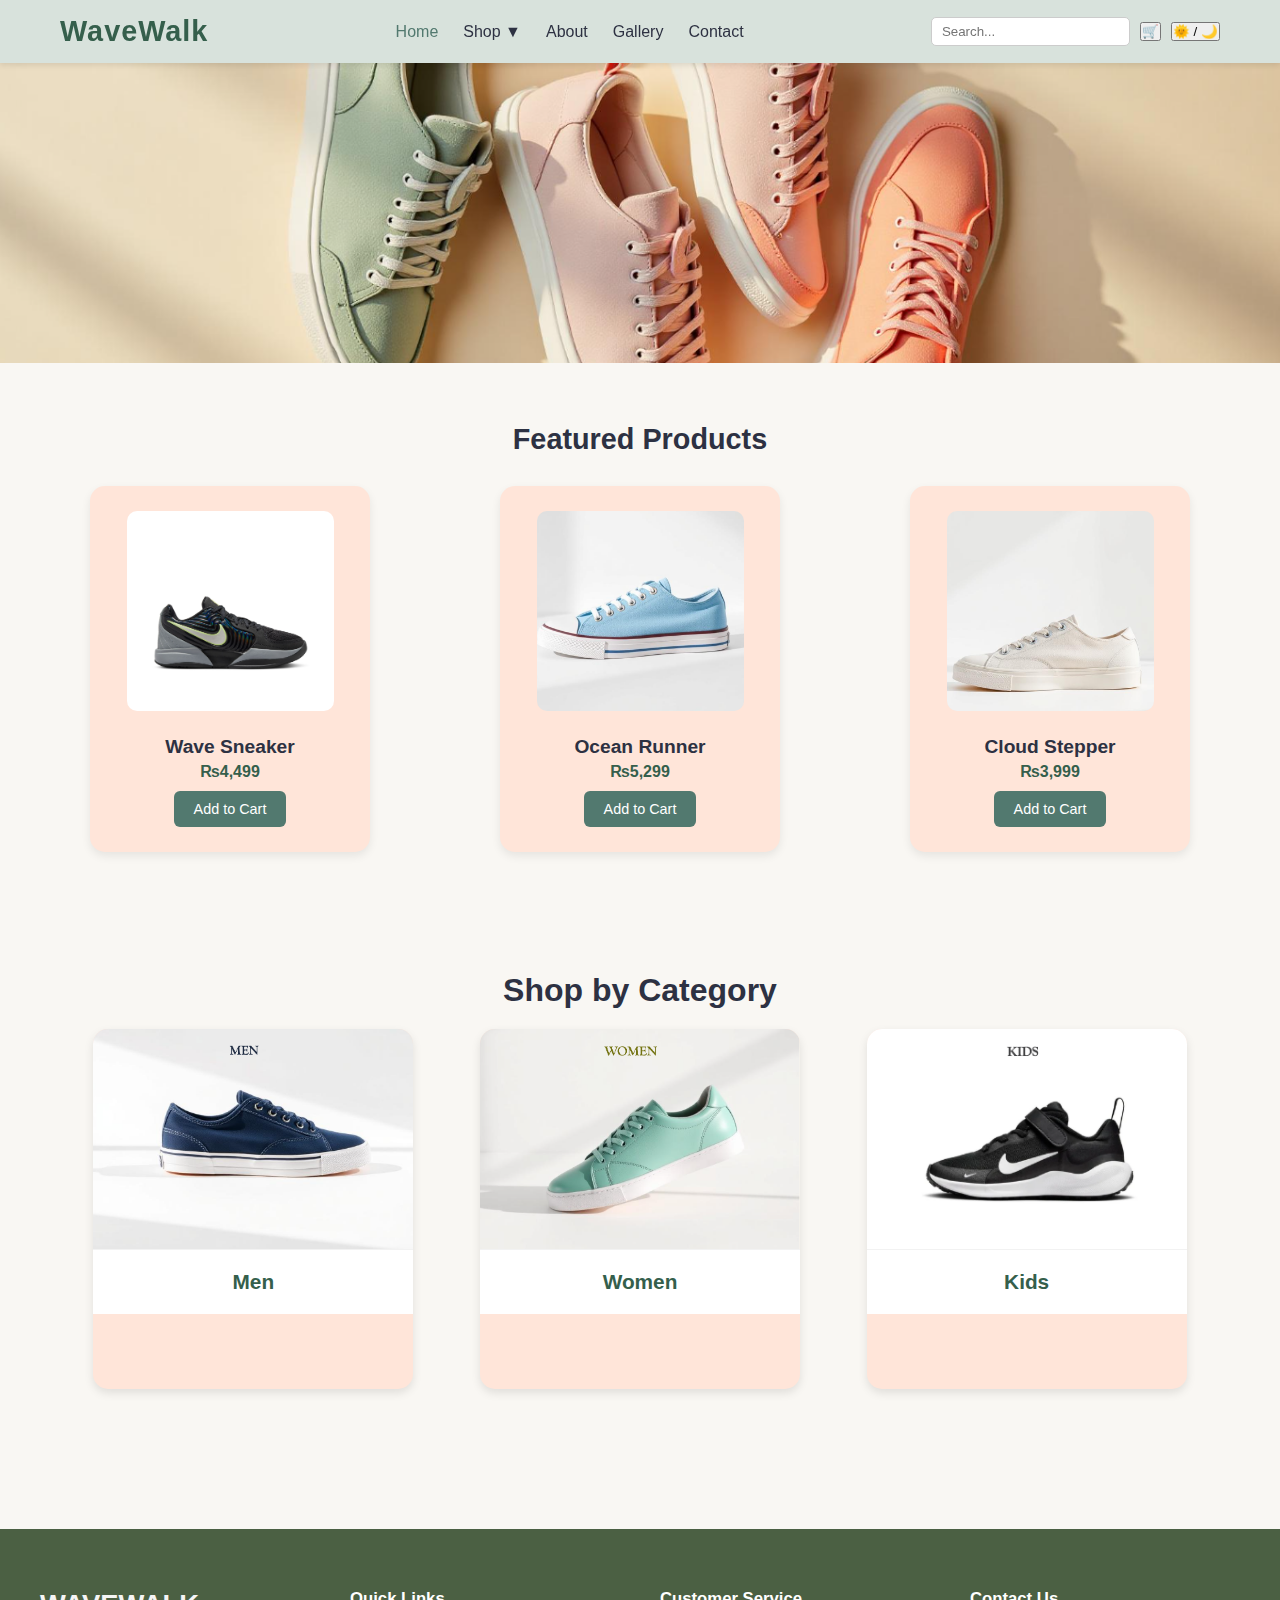
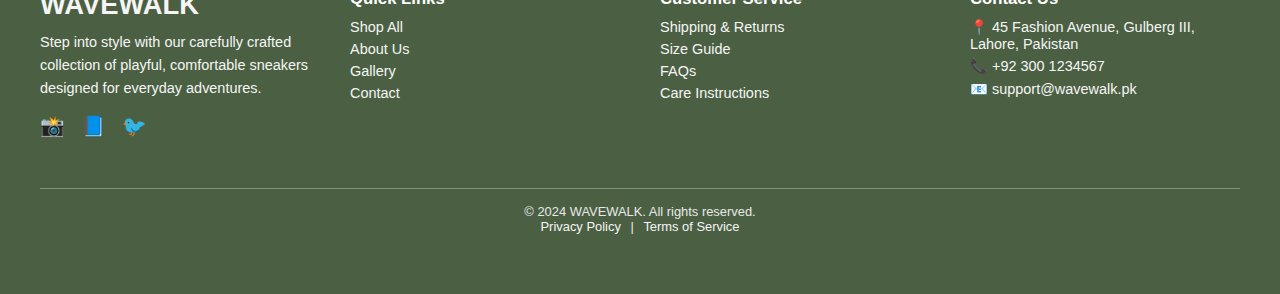
<file: index.html>
<!DOCTYPE html>
<html lang="en">
<head>
  <meta charset="UTF-8">
  <meta name="viewport" content="width=device-width, initial-scale=1.0">
  <title>WaveWalk | Home</title>

  <!-- Link CSS -->
  <link rel="stylesheet" href="css/style.css">

  <!-- Link JS -->
  <script defer src="js/script.js"></script>
</head>
<body>

  <!-- HEADER -->
  <header class="navbar">
    <div class="logo">WaveWalk</div>

    <nav>
      <a href="index.html" class="active">Home</a>
      <div class="dropdown">
        <a href="shop.html" class="dropbtn">Shop ▼</a>
        <div class="dropdown-content">
          <a href="#">Men</a>
          <a href="#">Women</a>
          <a href="#">Kids</a>
        </div>
      </div>
      <a href="about.html">About</a>
      <a href="gallery.html">Gallery</a>
      <a href="contact.html">Contact</a>
    </nav>

    <div class="nav-icons">
      <input type="text" placeholder="Search..." class="search-bar">
      <button class="cart-btn">🛒</button>
      <button id="theme-toggle">🌞 / 🌙</button>
    </div>
  </header>

  <!-- IMAGE SLIDER -->
  <section class="slider">
    <div class="slides">
      <img src="assets/hero-banner.png" alt="WaveWalk Collection">
      <img src="assets/Screenshot 2025-12-10 074848.png" alt="Stylish Comfort">
      <img src="assets/hero-banner.png" alt="New Arrivals">
    </div>
  </section>

  <!-- FEATURED PRODUCTS -->
  <section class="featured">
    <h2>Featured Products</h2>
    <div class="product-grid">
      <div class="product-card">
        <img src="assets/men-black-sport.png" alt="Wave Sneaker">
        <h3>Wave Sneaker</h3>
        <p>₨4,499</p>
        <button class="add-cart">Add to Cart</button>
      </div>

      <div class="product-card">
        <img src="assets/sale-blue-shoe.png" alt="Ocean Runner">
        <h3>Ocean Runner</h3>
        <p>₨5,299</p>
        <button class="add-cart">Add to Cart</button>
      </div>

      <div class="product-card">
        <img src="assets/men-white-classic.png" alt="Cloud Stepper">
        <h3>Cloud Stepper</h3>
        <p>₨3,999</p>
        <button class="add-cart">Add to Cart</button>
      </div>
    </div>
  </section>

  <!-- SHOP BY CATEGORY -->
 <!-- ===== SHOP BY CATEGORY ===== -->
<section class="shop-category">
  <h2>Shop by Category</h2>

  <div class="category-grid">
    <a href="shop.html#men" class="category-card">
      <img src="assets/men-navy-styleBANNER.png" alt="Men's Shoes">
      <h3>Men</h3>
    </a>

    <a href="shop.html#women" class="category-card">
      <img src="assets/women-mint-freshBANNER.png" alt="Women's Shoes">
      <h3>Women</h3>
    </a>

    <a href="shop.html#kids" class="category-card">
      <img src="assets/kids-black-trainerBANNER.png" alt="Kids' Shoes">
      <h3>Kids</h3>
    </a>
  </div>
</section>




 <!-- ===== FOOTER ===== -->
<footer class="site-footer">
  <div class="footer-container">
    <!-- Column 1: Brand -->
    <div class="footer-brand">
      <h2>WAVEWALK</h2>
      <p>
        Step into style with our carefully crafted collection of playful,
        comfortable sneakers designed for everyday adventures.
      </p>
      <div class="social-icons">
        <a href="#">📸</a>
        <a href="#">📘</a>
        <a href="#">🐦</a>
      </div>
    </div>

    <!-- Column 2: Quick Links -->
    <div class="footer-links">
      <h3>Quick Links</h3>
      <a href="shop.html">Shop All</a>
      <a href="about.html">About Us</a>
      <a href="gallery.html">Gallery</a>
      <a href="contact.html">Contact</a>
    </div>

    <!-- Column 3: Customer Service -->
    <div class="footer-links">
      <h3>Customer Service</h3>
      <a href="#">Shipping & Returns</a>
      <a href="#">Size Guide</a>
      <a href="#">FAQs</a>
      <a href="#">Care Instructions</a>
    </div>

    <!-- Column 4: Contact -->
    <div class="footer-contact">
      <h3>Contact Us</h3>
      <p>📍 45 Fashion Avenue, Gulberg III, Lahore, Pakistan</p>
      <p>📞 +92 300 1234567</p>
      <p>📧 support@wavewalk.pk</p>
    </div>
  </div>

  <div class="footer-bottom">
    <p>© 2024 WAVEWALK. All rights reserved.</p>
    <p><a href="#">Privacy Policy</a> | <a href="#">Terms of Service</a></p>
  </div>
</footer>

</body>
</html>
</file>
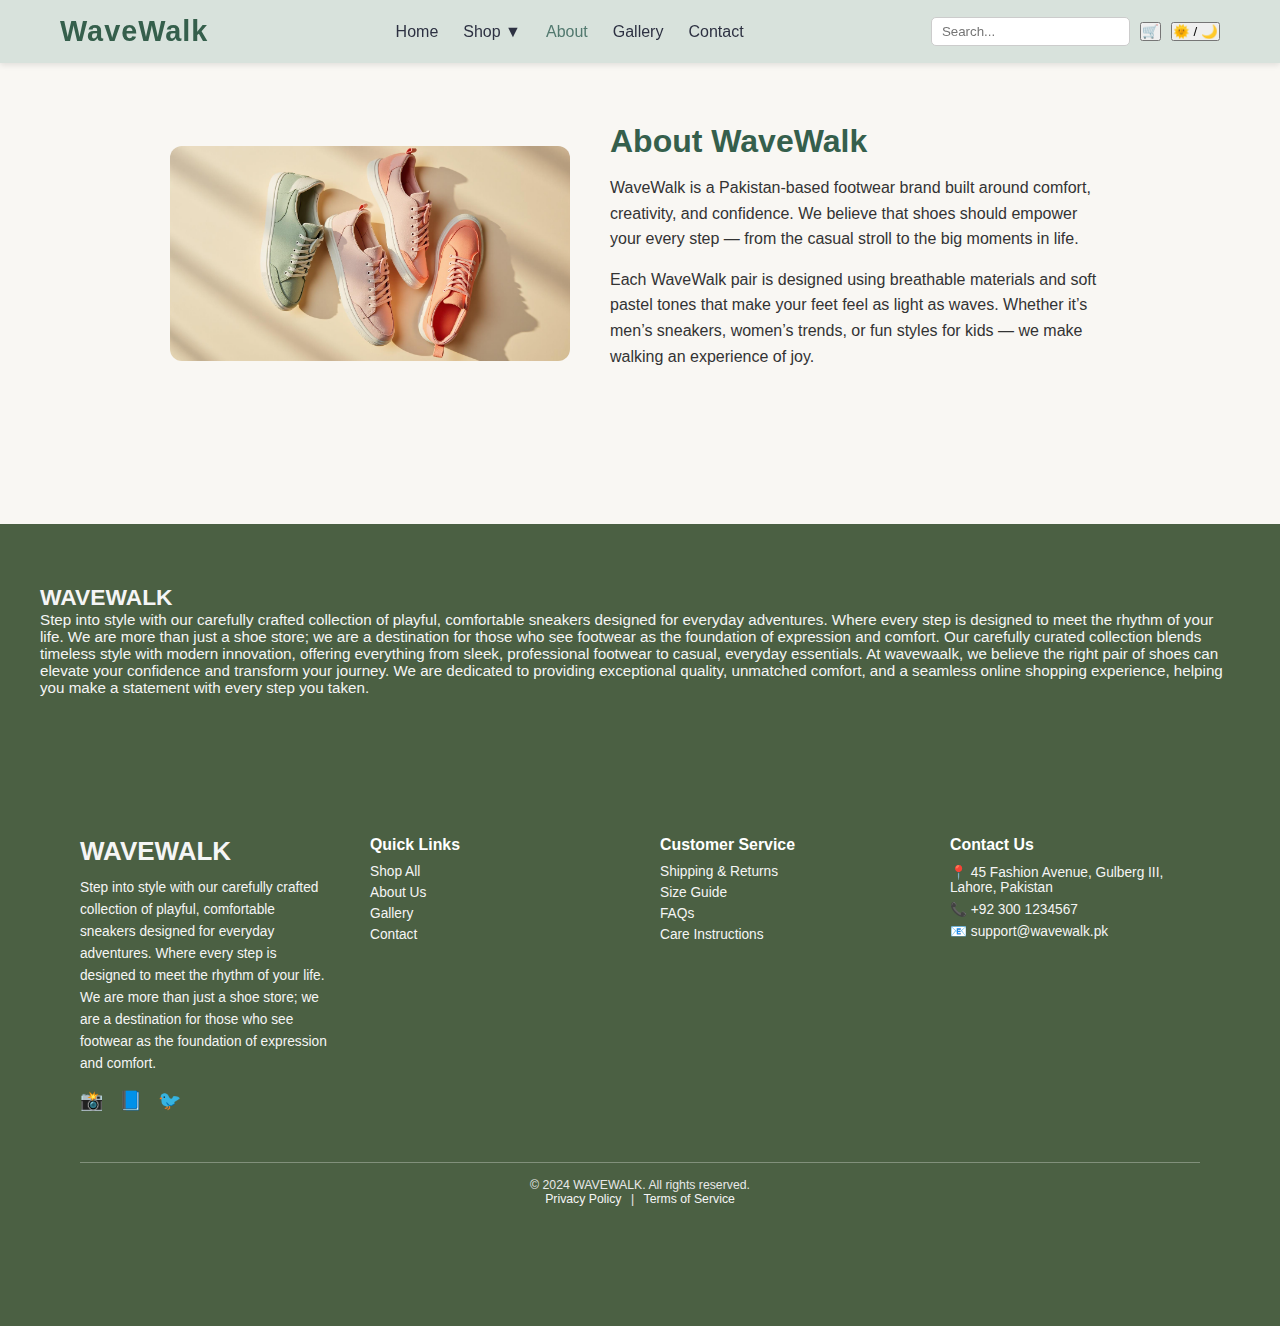
<file: about.html>
<!DOCTYPE html>
<html lang="en">
<head>
  <meta charset="UTF-8">
  <meta name="viewport" content="width=device-width, initial-scale=1.0">
  <title>About | WaveWalk</title>

  <!-- Link CSS and JS -->
  <link rel="stylesheet" href="css/style.css">
  <script defer src="js/script.js"></script>
</head>
<body>

  <!-- HEADER -->
  <header class="navbar">
    <div class="logo">WaveWalk</div>

    <nav>
      <a href="index.html">Home</a>
      <div class="dropdown">
        <a href="shop.html" class="dropbtn">Shop ▼</a>
        <div class="dropdown-content">
          <a href="#">Men</a>
          <a href="#">Women</a>
          <a href="#">Kids</a>
        </div>
      </div>
      <a href="about.html" class="active">About</a>
      <a href="gallery.html">Gallery</a>
      <a href="contact.html">Contact</a>
    </nav>

    <div class="nav-icons">
      <input type="text" placeholder="Search..." class="search-bar">
      <button class="cart-btn">🛒</button>
      <button id="theme-toggle">🌞 / 🌙</button>
    </div>
  </header>

  <!-- ABOUT SECTION -->
  <section class="about-page">
    <div class="about-container">
      <img src="assets/hero-banner.png" alt="About WaveWalk" class="about-img">
      <div class="about-text">
        <h1>About WaveWalk</h1>
        <p>
          WaveWalk is a Pakistan-based footwear brand built around comfort, creativity, and confidence.  
          We believe that shoes should empower your every step — from the casual stroll to the big moments in life.
        </p>
        <p>
          Each WaveWalk pair is designed using breathable materials and soft pastel tones that make your feet feel as light as waves.  
          Whether it’s men’s sneakers, women’s trends, or fun styles for kids — we make walking an experience of joy.
        </p>
      </div>
    </div>
  </section>

  <!-- FOOTER -->
  <footer class="site-footer">
    <div class="footer-top">
      <h2 class="brand">WAVEWALK</h2>
      <p>Step into style with our carefully crafted collection of playful, comfortable sneakers designed for everyday adventures.
         Where every step is designed to meet the rhythm of your life. We are more than just
        a shoe store; we are a destination for those who see footwear as the foundation of expression and comfort.
        Our carefully curated collection blends timeless style with modern innovation, offering everything from sleek, 
        professional footwear to casual, everyday essentials. At wavewaalk, we believe the right pair of shoes can 
        elevate your confidence and transform your journey. We are dedicated to providing exceptional quality,
        unmatched comfort, and a seamless online shopping experience, helping you make a statement with every step you taken.
      </p><!-- ===== FOOTER ===== -->
<footer class="site-footer">
  <div class="footer-container">
    <!-- Column 1: Brand -->
    <div class="footer-brand">
      <h2>WAVEWALK</h2>
      <p>
        Step into style with our carefully crafted collection of playful, comfortable sneakers designed for everyday adventures. 
        Where every step is designed to meet the rhythm of your life. We are more than just a shoe store; 
        we are a destination for those who see footwear as the foundation of expression and comfort.
      </p>
      <div class="social-icons">
        <a href="#">📸</a>
        <a href="#">📘</a>
        <a href="#">🐦</a>
      </div>
    </div>

    <!-- Column 2: Quick Links -->
    <div class="footer-links">
      <h3>Quick Links</h3>
      <a href="shop.html">Shop All</a>
      <a href="about.html">About Us</a>
      <a href="gallery.html">Gallery</a>
      <a href="contact.html">Contact</a>
    </div>

    <!-- Column 3: Customer Service -->
    <div class="footer-links">
      <h3>Customer Service</h3>
      <a href="#">Shipping & Returns</a>
      <a href="#">Size Guide</a>
      <a href="#">FAQs</a>
      <a href="#">Care Instructions</a>
    </div>

    <!-- Column 4: Contact Us -->
    <div class="footer-contact">
      <h3>Contact Us</h3>
      <p>📍 45 Fashion Avenue, Gulberg III, Lahore, Pakistan</p>
      <p>📞 +92 300 1234567</p>
      <p>📧 support@wavewalk.pk</p>
    </div>
  </div>

  <div class="footer-bottom">
    <p>© 2024 WAVEWALK. All rights reserved.</p>
    <p><a href="#">Privacy Policy</a> | <a href="#">Terms of Service</a></p>
  </div>
</footer>

  </footer>

</body>
</html>
</file>
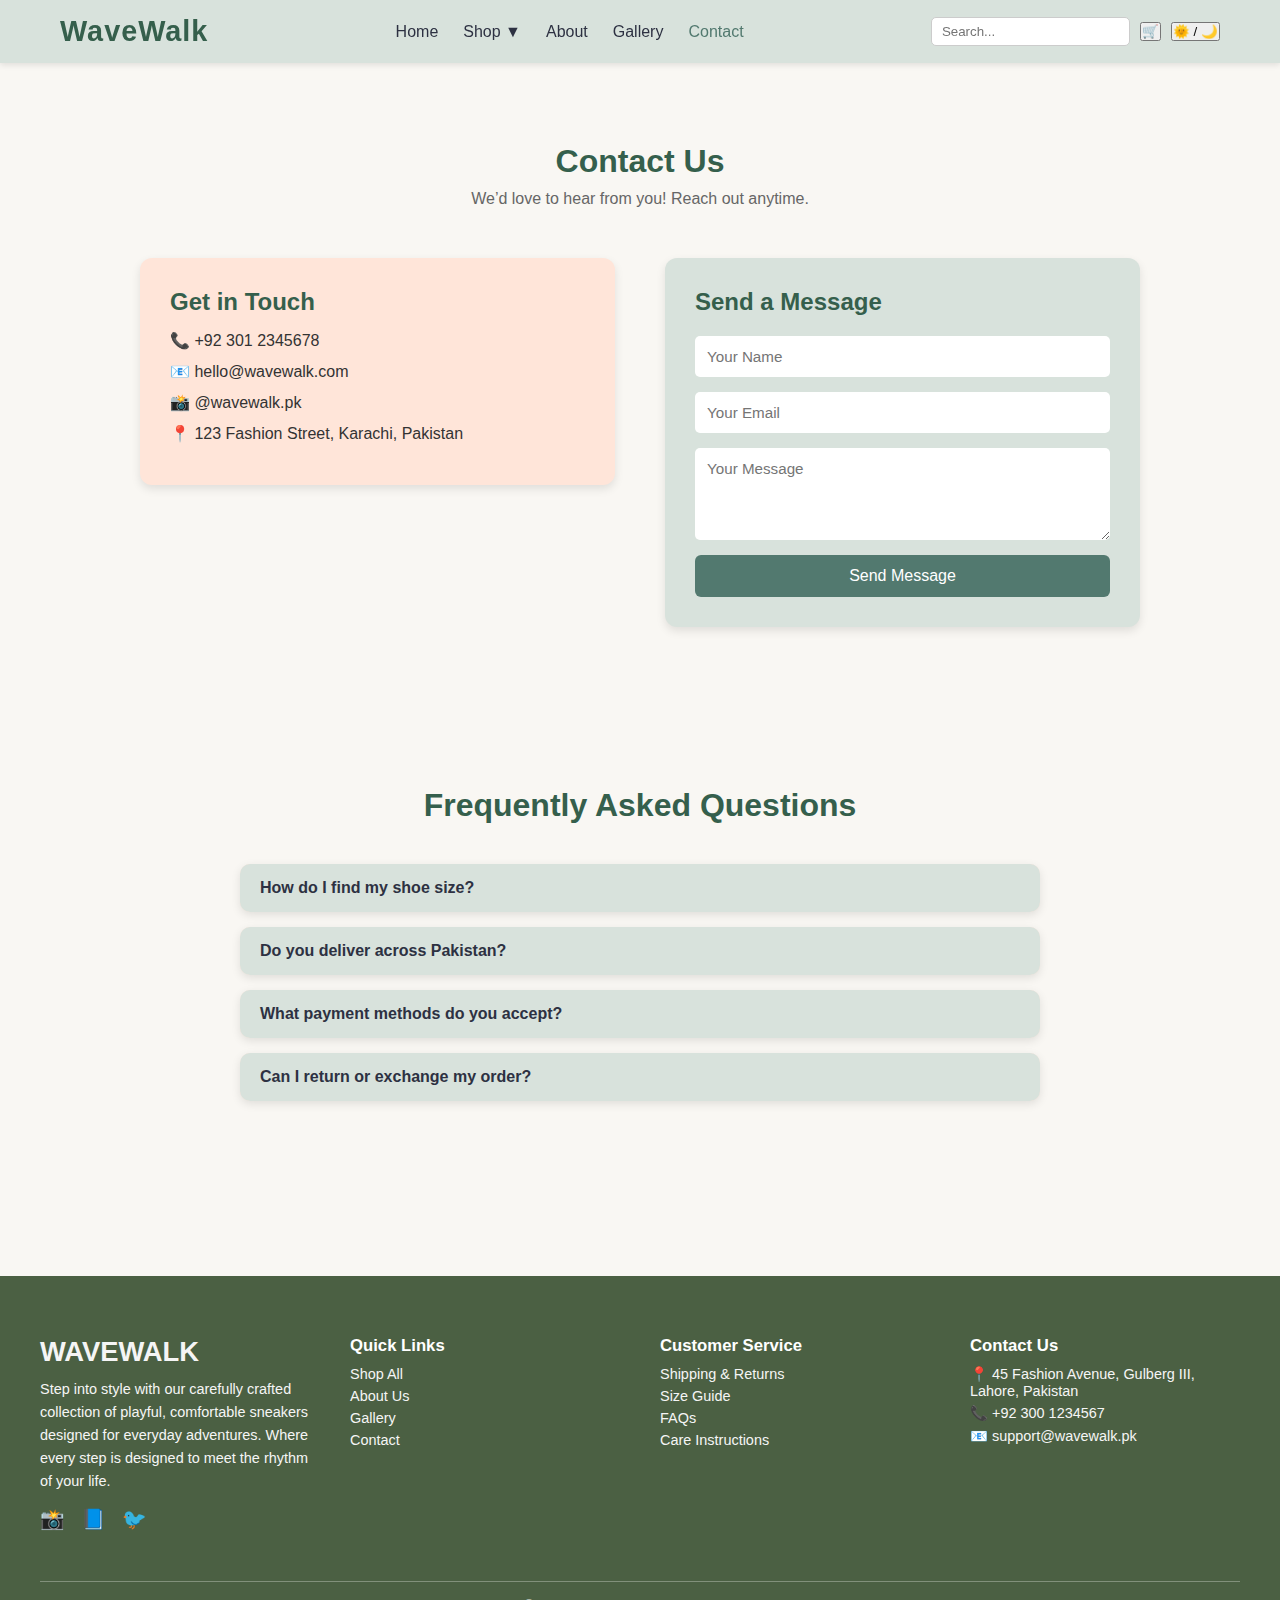
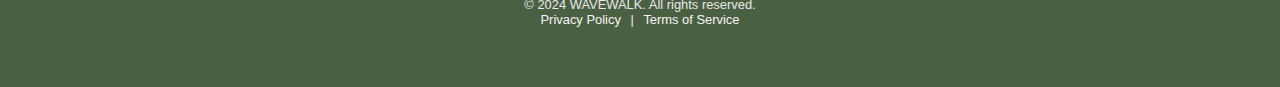
<file: contact.html>
<!DOCTYPE html>
<html lang="en">
<head>
  <meta charset="UTF-8">
  <meta name="viewport" content="width=device-width, initial-scale=1.0">
  <title>Contact | WaveWalk</title>

  <!-- Link CSS and JS -->
  <link rel="stylesheet" href="css/style.css">
  <script defer src="js/script.js"></script>
</head>
<body>

  <!-- HEADER -->
  <header class="navbar">
    <div class="logo">WaveWalk</div>

    <nav>
      <a href="index.html">Home</a>
      <div class="dropdown">
        <a href="shop.html" class="dropbtn">Shop ▼</a>
        <div class="dropdown-content">
          <a href="shop.html#men">Men</a>
          <a href="shop.html#women">Women</a>
          <a href="shop.html#kids">Kids</a>
        </div>
      </div>
      <a href="about.html">About</a>
      <a href="gallery.html">Gallery</a>
      <a href="contact.html" class="active">Contact</a>
    </nav>

    <div class="nav-icons">
      <input type="text" placeholder="Search..." class="search-bar">
      <button class="cart-btn">🛒</button>
      <button id="theme-toggle">🌞 / 🌙</button>
    </div>
  </header>

  <!-- CONTACT SECTION -->
  <section class="contact-page">
    <h1>Contact Us</h1>
    <p class="contact-tagline">We’d love to hear from you! Reach out anytime.</p>

    <div class="contact-container">
      <!-- CONTACT INFO -->
      <div class="contact-info">
        <h2>Get in Touch</h2>
        <p>📞 +92 301 2345678</p>
        <p>📧 hello@wavewalk.com</p>
        <p>📸 @wavewalk.pk</p>
        <p>📍 123 Fashion Street, Karachi, Pakistan</p>
      </div>

      <!-- CONTACT FORM -->
      <form class="contact-form">
        <h2>Send a Message</h2>
        <input type="text" placeholder="Your Name" required>
        <input type="email" placeholder="Your Email" required>
        <textarea rows="4" placeholder="Your Message" required></textarea>
        <button type="submit">Send Message</button>
      </form>
    </div>
  </section>

  <!-- FAQ SECTION -->
  <section class="faq-section">
    <h2>Frequently Asked Questions</h2>

    <div class="faq-item">
      <button class="faq-question">How do I find my shoe size?</button>
      <div class="faq-answer">
        <p>Use our size chart available on each product page for accurate measurements.</p>
      </div>
    </div>

    <div class="faq-item">
      <button class="faq-question">Do you deliver across Pakistan?</button>
      <div class="faq-answer">
        <p>Yes! We deliver to all major cities and towns nationwide.</p>
      </div>
    </div>

    <div class="faq-item">
      <button class="faq-question">What payment methods do you accept?</button>
      <div class="faq-answer">
        <p>We accept Cash on Delivery, Debit/Credit Cards, and Easypaisa.</p>
      </div>
    </div>

    <div class="faq-item">
      <button class="faq-question">Can I return or exchange my order?</button>
      <div class="faq-answer">
        <p>Yes, returns and exchanges are accepted within 7 days of delivery.</p>
      </div>
    </div>
  </section>

  <!-- FOOTER -->
  <footer class="site-footer">
    <div class="footer-container">
      <!-- Column 1 -->
      <div class="footer-brand">
        <h2>WAVEWALK</h2>
        <p>
          Step into style with our carefully crafted collection of playful, comfortable sneakers designed for everyday adventures.
          Where every step is designed to meet the rhythm of your life.
        </p>
        <div class="social-icons">
          <a href="#">📸</a>
          <a href="#">📘</a>
          <a href="#">🐦</a>
        </div>
      </div>

      <!-- Column 2 -->
      <div class="footer-links">
        <h3>Quick Links</h3>
        <a href="shop.html">Shop All</a>
        <a href="about.html">About Us</a>
        <a href="gallery.html">Gallery</a>
        <a href="contact.html">Contact</a>
      </div>

      <!-- Column 3 -->
      <div class="footer-links">
        <h3>Customer Service</h3>
        <a href="#">Shipping & Returns</a>
        <a href="#">Size Guide</a>
        <a href="#">FAQs</a>
        <a href="#">Care Instructions</a>
      </div>

      <!-- Column 4 -->
      <div class="footer-contact">
        <h3>Contact Us</h3>
        <p>📍 45 Fashion Avenue, Gulberg III, Lahore, Pakistan</p>
        <p>📞 +92 300 1234567</p>
        <p>📧 support@wavewalk.pk</p>
      </div>
    </div>

    <div class="footer-bottom">
      <p>© 2024 WAVEWALK. All rights reserved.</p>
      <p><a href="#">Privacy Policy</a> | <a href="#">Terms of Service</a></p>
    </div>
  </footer>

</body>
</html>
</file>
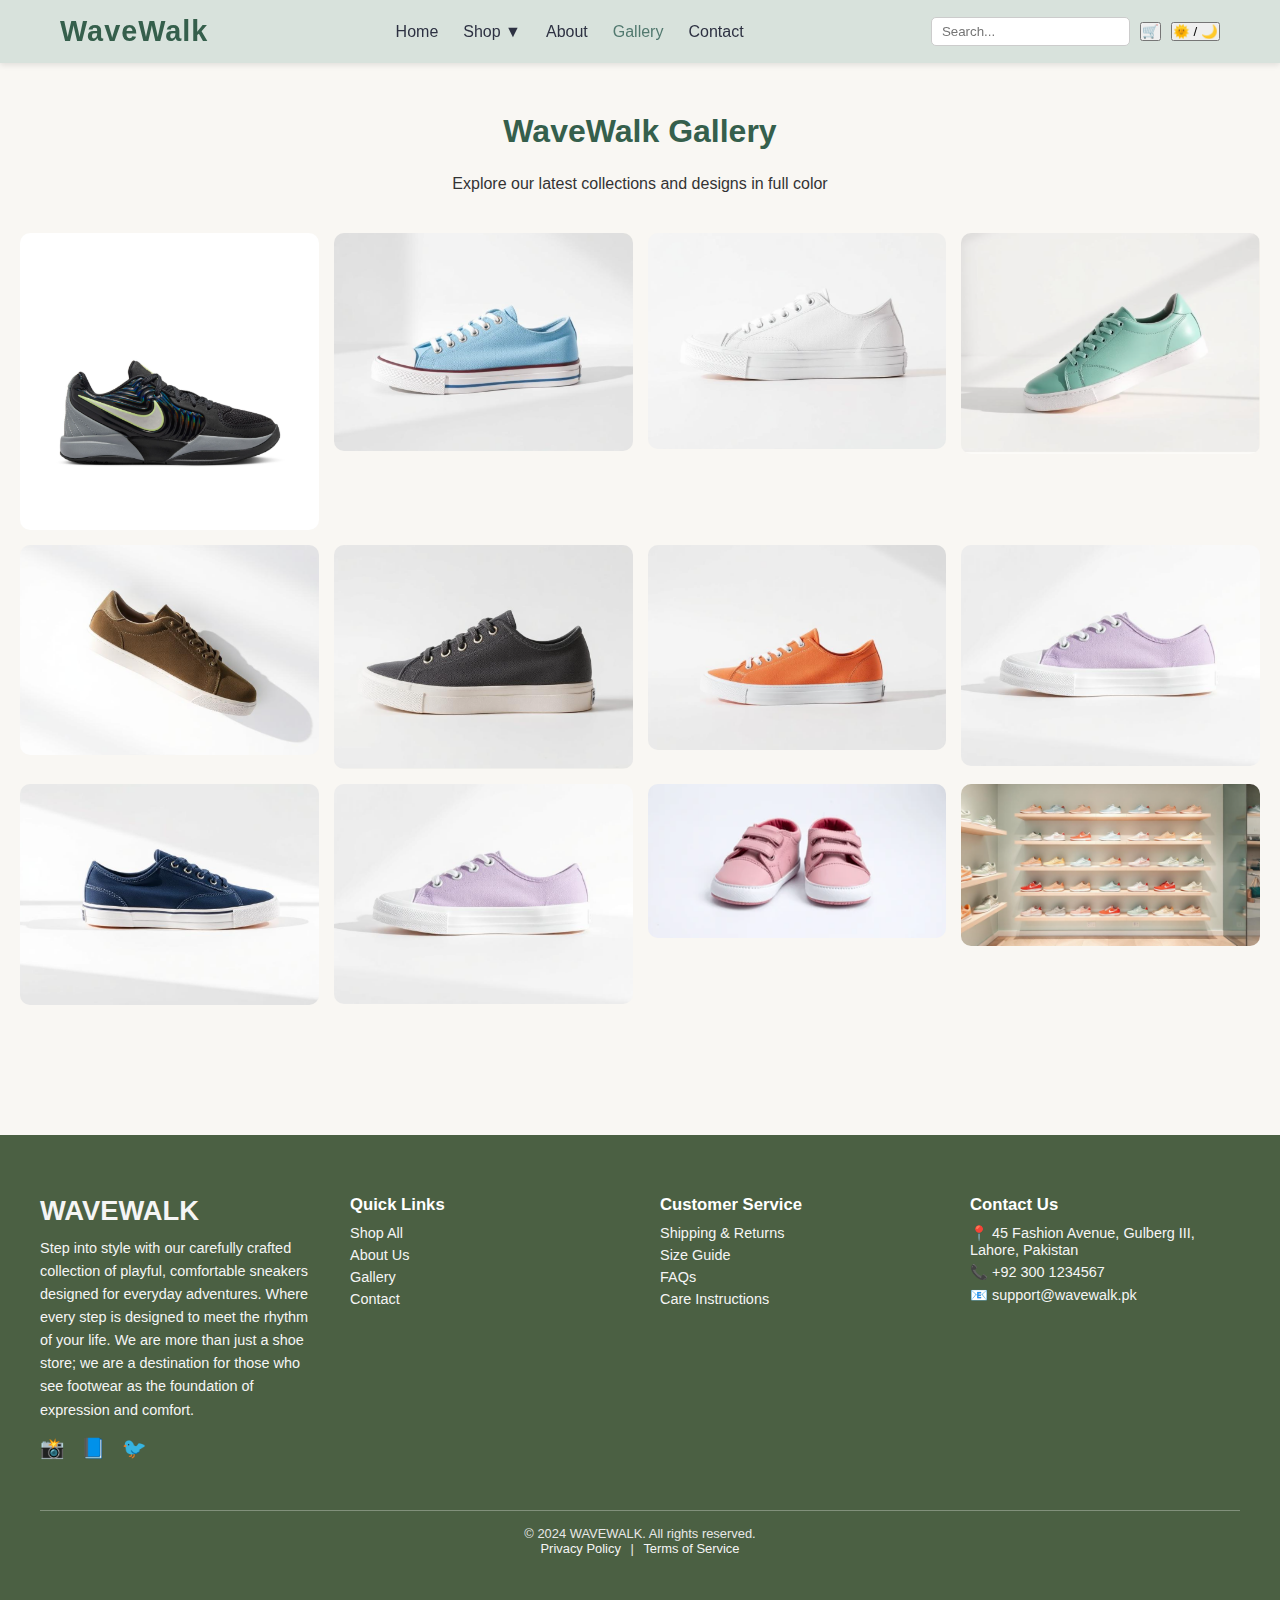
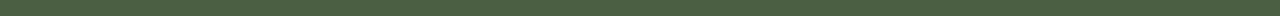
<file: gallery.html>
<!DOCTYPE html>
<html lang="en">
<head>
  <meta charset="UTF-8">
  <meta name="viewport" content="width=device-width, initial-scale=1.0">
  <title>Gallery | WaveWalk</title>

  <!-- Link CSS and JS -->
  <link rel="stylesheet" href="css/style.css">
  <script defer src="js/script.js"></script>
</head>
<body>

  <!-- HEADER -->
  <header class="navbar">
    <div class="logo">WaveWalk</div>

    <nav>
      <a href="index.html">Home</a>
      <div class="dropdown">
        <a href="shop.html" class="dropbtn">Shop ▼</a>
        <div class="dropdown-content">
          <a href="shop.html#men">Men</a>
          <a href="shop.html#women">Women</a>
          <a href="shop.html#kids">Kids</a>
        </div>
      </div>
      <a href="about.html">About</a>
      <a href="gallery.html" class="active">Gallery</a>
      <a href="contact.html">Contact</a>
    </nav>

    <div class="nav-icons">
      <input type="text" placeholder="Search..." class="search-bar">
      <button class="cart-btn">🛒</button>
      <button id="theme-toggle">🌞 / 🌙</button>
    </div>
  </header>

  <!-- GALLERY SECTION -->
  <section class="gallery-page">
    <h1>WaveWalk Gallery</h1>
    <p class="gallery-tagline">Explore our latest collections and designs in full color</p>

    <div class="gallery-grid">
      <img src="assets/men-black-sport.png" alt="Wave Sneaker">
      <img src="assets/sale-blue-shoe.png" alt="Ocean Runner">
      <img src="assets/men-white-shoe.png" alt="Cloud Stepper">
      <img src="assets/women-mint-fresh.png" alt="Mint Runner">
      <img src="assets/men-brown-suede.png" alt="Sand Sprint">
      <img src="assets/men-charcoal-classic.png" alt="Coral Breeze">
      <img src="assets/sale-orange-shoe.png" alt="Sunny Walker">
      <img src="assets/women-lavender-dream.png" alt="Play Sprint">
      <img src="assets/men-navy-style.png" alt="Men Shoes">
      <img src="assets/women-lavender-dream.png" alt="Women Shoes">
      <img src="assets/kids-pink-cute.png" alt="Kids Shoes">
      <img src="assets/Screenshot 2025-12-10 074848.png" alt="Banner">
    </div>
  </section>

  <!-- FOOTER -->
 <!-- ===== FOOTER ===== -->
<footer class="site-footer">
  <div class="footer-container">
    <!-- Column 1: Brand -->
    <div class="footer-brand">
      <h2>WAVEWALK</h2>
      <p>
        Step into style with our carefully crafted collection of playful, comfortable sneakers designed for everyday adventures. 
        Where every step is designed to meet the rhythm of your life. We are more than just a shoe store; 
        we are a destination for those who see footwear as the foundation of expression and comfort.
      </p>
      <div class="social-icons">
        <a href="#">📸</a>
        <a href="#">📘</a>
        <a href="#">🐦</a>
      </div>
    </div>

    <!-- Column 2: Quick Links -->
    <div class="footer-links">
      <h3>Quick Links</h3>
      <a href="shop.html">Shop All</a>
      <a href="about.html">About Us</a>
      <a href="gallery.html">Gallery</a>
      <a href="contact.html">Contact</a>
    </div>

    <!-- Column 3: Customer Service -->
    <div class="footer-links">
      <h3>Customer Service</h3>
      <a href="#">Shipping & Returns</a>
      <a href="#">Size Guide</a>
      <a href="#">FAQs</a>
      <a href="#">Care Instructions</a>
    </div>

    <!-- Column 4: Contact Us -->
    <div class="footer-contact">
      <h3>Contact Us</h3>
      <p>📍 45 Fashion Avenue, Gulberg III, Lahore, Pakistan</p>
      <p>📞 +92 300 1234567</p>
      <p>📧 support@wavewalk.pk</p>
    </div>
  </div>

  <div class="footer-bottom">
    <p>© 2024 WAVEWALK. All rights reserved.</p>
    <p><a href="#">Privacy Policy</a> | <a href="#">Terms of Service</a></p>
  </div>
</footer>

</body>
</html>
</file>
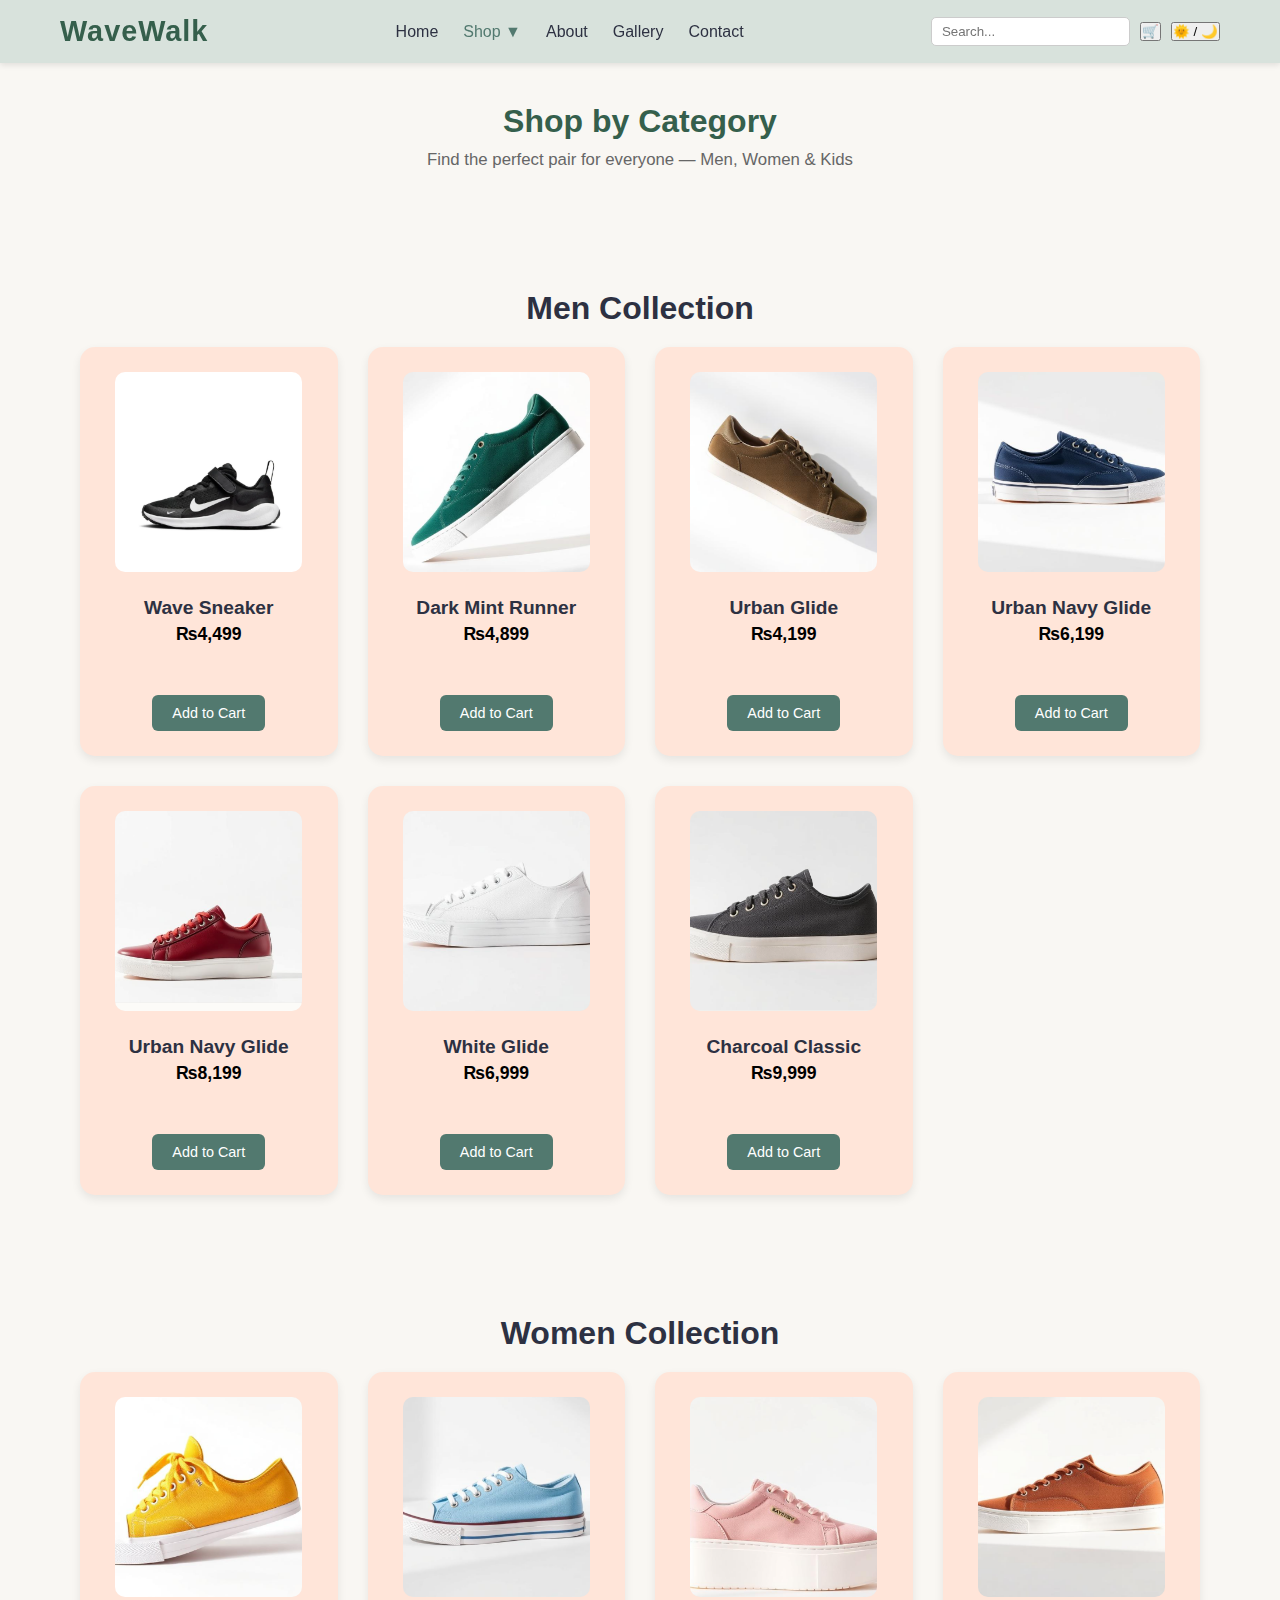
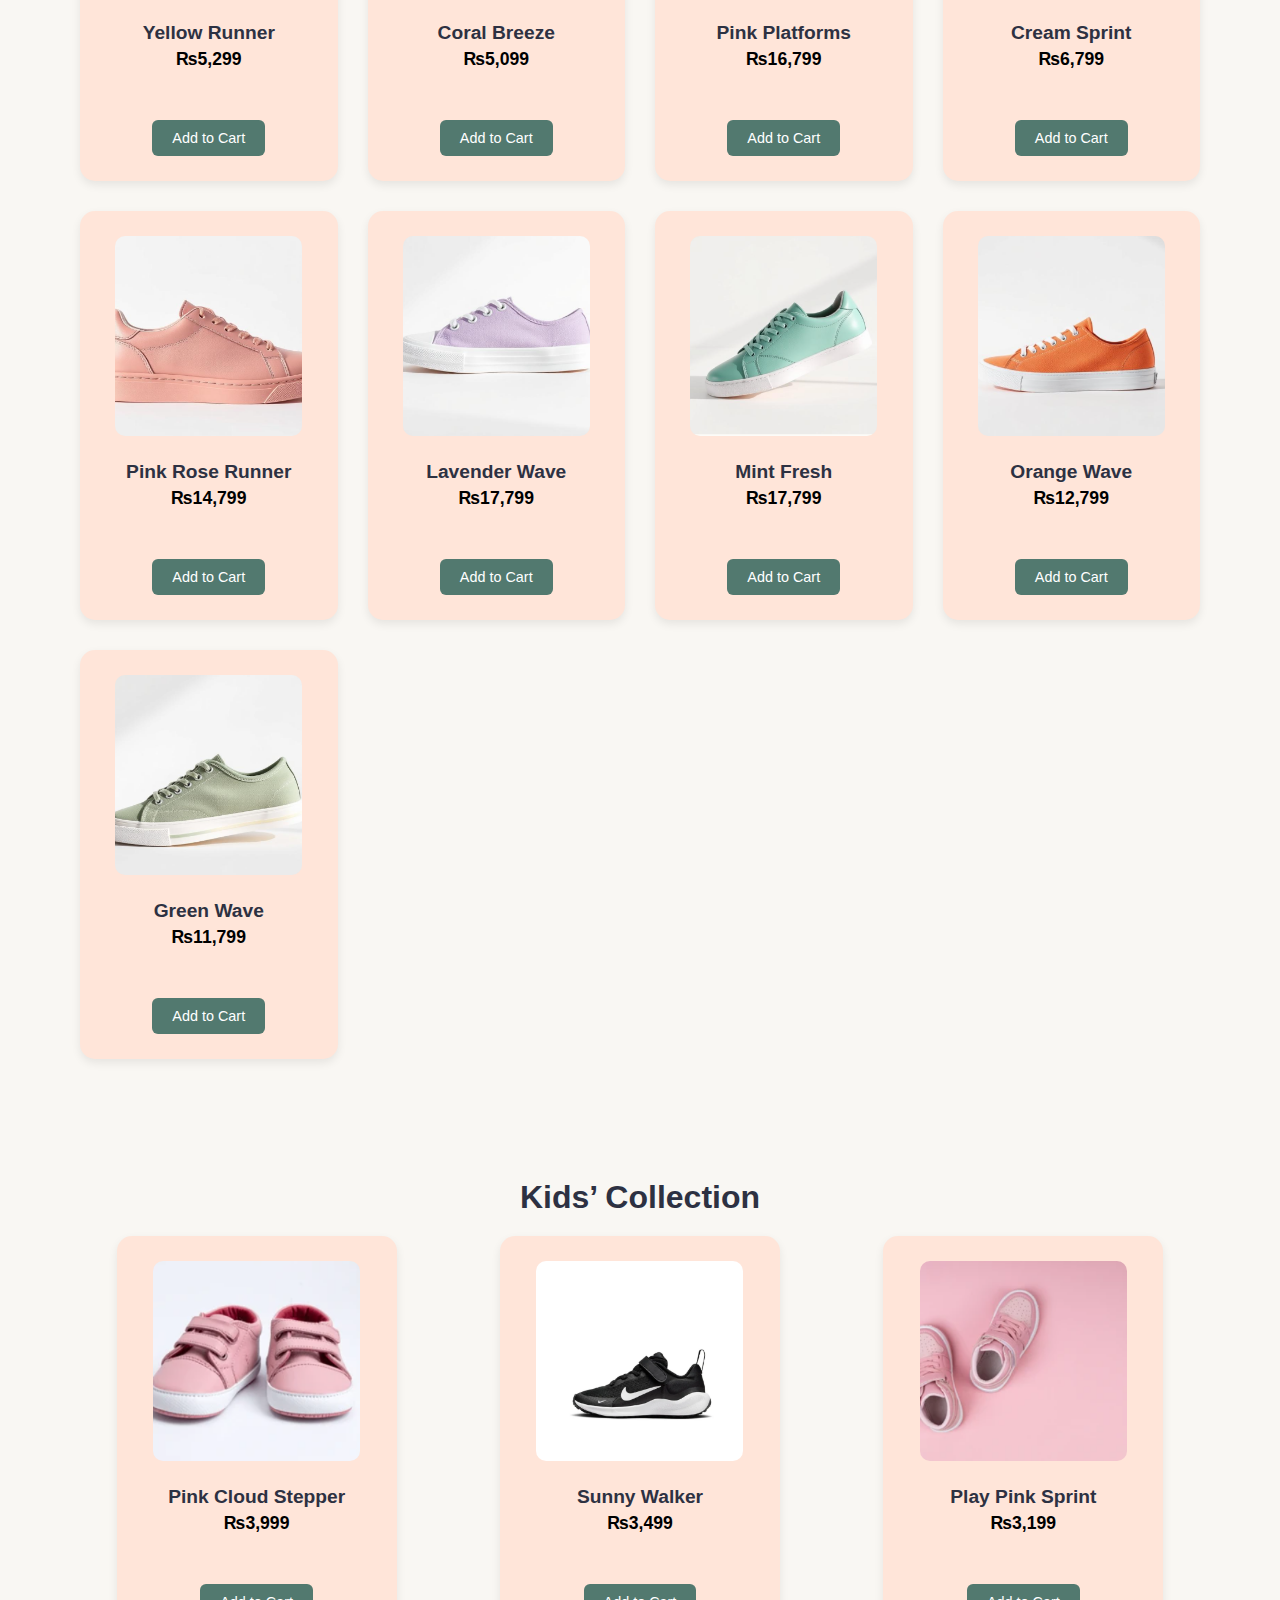
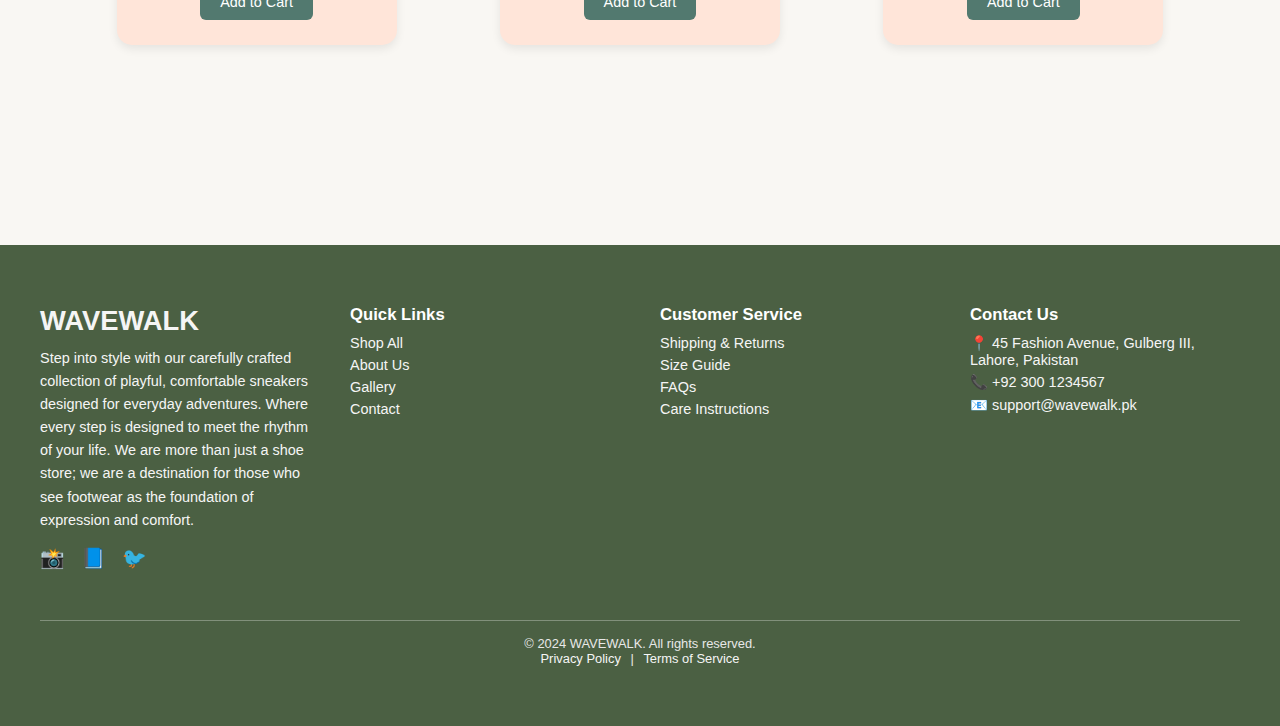
<file: shop.html>
<!DOCTYPE html>
<html lang="en">
<head>
  <meta charset="UTF-8">
  <meta name="viewport" content="width=device-width, initial-scale=1.0">
  <title>Shop | WaveWalk</title>

  <!-- Link CSS and JS -->
  <link rel="stylesheet" href="css/style.css">
  <script defer src="js/script.js"></script>
</head>
<body>

  <!-- HEADER -->
  <header class="navbar">
    <div class="logo">WaveWalk</div>

    <nav>
      <a href="index.html">Home</a>
      <div class="dropdown">
        <a href="shop.html" class="dropbtn active">Shop ▼</a>
        <div class="dropdown-content">
          <a href="#men">Men</a>
          <a href="#women">Women</a>
          <a href="#kids">Kids</a>
        </div>
      </div>
      <a href="about.html">About</a>
      <a href="gallery.html">Gallery</a>
      <a href="contact.html">Contact</a>
    </nav>

    <div class="nav-icons">
      <input type="text" placeholder="Search..." class="search-bar">
      <button class="cart-btn">🛒</button>
      <button id="theme-toggle">🌞 / 🌙</button>
    </div>
  </header>

  <!-- SHOP PAGE -->
  <section class="shop-page">
  <div class="shop-header">
    <h1>Shop by Category</h1>
    <p class="shop-tagline">Find the perfect pair for everyone — Men, Women & Kids</p>
  </div>

    <!-- MEN SECTION -->
    <div class="shop-category" id="men">
      <h2> Men Collection</h2>
      <div class="product-grid">
        <div class="product-card">
          <img src="assets/kids-black-trainer.png" alt="Wave Sneaker">
          <h3>Wave Sneaker</h3>
          <p>₨4,499</p>
          <button class="add-cart">Add to Cart</button>
        </div>

        <div class="product-card">
          <img src="assets/men-green-classic.png" alt="Dark Mint Runner">
          <h3>Dark Mint Runner</h3>
          <p>₨4,899</p>
          <button class="add-cart">Add to Cart</button>
        </div>

        <div class="product-card">
          <img src="assets/men-brown-suede.png" alt="Urban Glide">
          <h3>Urban Glide</h3>
          <p>₨4,199</p>
          <button class="add-cart">Add to Cart</button>
        </div>

        <div class="product-card">
          <img src="assets/men-navy-style.png" alt="Urban Navy Glide">
          <h3>Urban Navy Glide</h3>
          <p>₨6,199</p>
          <button class="add-cart">Add to Cart</button>
        </div>

        <div class="product-card">
          <img src="assets/men-red-leather.png" alt="Red Urban Glide">
          <h3>Urban Navy Glide</h3>
          <p>₨8,199</p>
          <button class="add-cart">Add to Cart</button>
        </div>

        <div class="product-card">
          <img src="assets/men-white-shoe.png" alt="White Glide">
          <h3>White Glide</h3>
          <p>₨6,999</p>
          <button class="add-cart">Add to Cart</button>
        </div>

           <div class="product-card">
          <img src="assets/men-charcoal-classic.png" alt="Charcoal Classic">
          <h3>Charcoal Classic</h3>
          <p>₨9,999</p>
          <button class="add-cart">Add to Cart</button>
        </div>
        
      </div>
    </div>

    <!-- WOMEN SECTION -->
    <div class="shop-category" id="women">
      <h2> Women Collection</h2>
      <div class="product-grid">
        <div class="product-card">
          <img src="assets/sale-yellow-pop.png" alt="Yellow Runner">
          <h3>Yellow Runner</h3>
          <p>₨5,299</p>
          <button class="add-cart">Add to Cart</button>
        </div>

        <div class="product-card">
          <img src="assets/sale-blue-shoe.png" alt="Coral Breeze">
          <h3>Coral Breeze</h3>
          <p>₨5,099</p>
          <button class="add-cart">Add to Cart</button>
        </div>

  <div class="product-card">
          <img src="assets/women-pink-platform.png" alt="Pink Platforms">
          <h3>Pink Platforms</h3>
          <p>₨16,799</p>
          <button class="add-cart">Add to Cart</button>
        </div>
        <div class="product-card">
          <img src="assets/unisex-cream-classic.png" alt="Cream Sprint">
          <h3>Cream Sprint</h3>
          <p>₨6,799</p>
          <button class="add-cart">Add to Cart</button>
        </div>


        <div class="product-card">
          <img src="assets/women-pink-leather.png" alt="Pink Rose Runner">
          <h3>Pink Rose Runner</h3>
          <p>₨14,799</p>
          <button class="add-cart">Add to Cart</button>
        </div>
        <div class="product-card">
          <img src="assets/women-lavender-dream.png" alt="Lavender Wave">
          <h3>Lavender Wave</h3>
          <p>₨17,799</p>
          <button class="add-cart">Add to Cart</button>
        </div>
  <div class="product-card">
          <img src="assets/women-mint-fresh.png" alt="Mint Fresh">
          <h3>Mint Fresh</h3>
          <p>₨17,799</p>
          <button class="add-cart">Add to Cart</button>
        </div>

        <div class="product-card">
          <img src="assets/sale-orange-shoe.png" alt="Orange Wave">
          <h3>Orange Wave</h3>
          <p>₨12,799</p>
          <button class="add-cart">Add to Cart</button>
        </div>
        
        <div class="product-card">
          <img src="assets/sale-green-shoe.png" alt="Green Wave">
          <h3>Green Wave</h3>
          <p>₨11,799</p>
          <button class="add-cart">Add to Cart</button>
        </div>
      </div>
    </div>

    <!-- KIDS SECTION -->
    <div class="shop-category" id="kids">
      <h2> Kids’ Collection</h2>
      <div class="product-grid">
        <div class="product-card">
          <img src="assets/kids-pink-cute.png" alt="Pink Cloud Stepper">
          <h3>Pink Cloud Stepper</h3>
          <p>₨3,999</p>
          <button class="add-cart">Add to Cart</button>
        </div>

        <div class="product-card">
          <img src="assets/kids-black-trainer.png" alt="Sunny Walker">
          <h3>Sunny Walker</h3>
          <p>₨3,499</p>
          <button class="add-cart">Add to Cart</button>
        </div>

        <div class="product-card">
          <img src="assets/kids-pink-velcro.png" alt="Play Pink Sprint">
          <h3>Play Pink Sprint</h3>
          <p>₨3,199</p>
          <button class="add-cart">Add to Cart</button>
        </div>
      </div>
    </div>
  </section>

  

  <!-- FOOTER -->
 <!-- ===== FOOTER ===== -->
<footer class="site-footer">
  <div class="footer-container">
    <!-- Column 1: Brand -->
    <div class="footer-brand">
      <h2>WAVEWALK</h2>
      <p>
        Step into style with our carefully crafted collection of playful, comfortable sneakers designed for everyday adventures. 
        Where every step is designed to meet the rhythm of your life. We are more than just a shoe store; 
        we are a destination for those who see footwear as the foundation of expression and comfort.
      </p>
      <div class="social-icons">
        <a href="#">📸</a>
        <a href="#">📘</a>
        <a href="#">🐦</a>
      </div>
    </div>

    <!-- Column 2: Quick Links -->
    <div class="footer-links">
      <h3>Quick Links</h3>
      <a href="shop.html">Shop All</a>
      <a href="about.html">About Us</a>
      <a href="gallery.html">Gallery</a>
      <a href="contact.html">Contact</a>
    </div>

    <!-- Column 3: Customer Service -->
    <div class="footer-links">
      <h3>Customer Service</h3>
      <a href="#">Shipping & Returns</a>
      <a href="#">Size Guide</a>
      <a href="#">FAQs</a>
      <a href="#">Care Instructions</a>
    </div>

    <!-- Column 4: Contact Us -->
    <div class="footer-contact">
      <h3>Contact Us</h3>
      <p>📍 45 Fashion Avenue, Gulberg III, Lahore, Pakistan</p>
      <p>📞 +92 300 1234567</p>
      <p>📧 support@wavewalk.pk</p>
    </div>
  </div>

  <div class="footer-bottom">
    <p>© 2024 WAVEWALK. All rights reserved.</p>
    <p><a href="#">Privacy Policy</a> | <a href="#">Terms of Service</a></p>
  </div>
</footer>

</body>
</html>
</file>
<file: css/style.css>
/* ===== RESET ===== */
* {
  margin: 0;
  padding: 0;
  box-sizing: border-box;
  font-family: "Poppins", sans-serif;
}

/* ===== BODY ===== */
body {
  background-color: #f9f7f3;
  color: #333;
}

/* ===== NAVBAR ===== */
.navbar {
  display: flex;
  justify-content: space-between;
  align-items: center;
  background-color: #d8e2dc;
  padding: 15px 60px;
  position: sticky;
  top: 0;
  z-index: 1000;
  box-shadow: 0 2px 6px rgba(0, 0, 0, 0.1);
}

.logo {
  font-size: 1.8em;
  font-weight: bold;
  color: #355f4c;
  letter-spacing: 1px;
}

nav {
  display: flex;
  align-items: center;
  gap: 25px;
}

nav a {
  text-decoration: none;
  color: #2d3142;
  font-weight: 500;
  font-size: 1em;
  transition: color 0.3s ease;
}

nav a:hover,
nav a.active {
  color: #52796f;
}

/* ===== DROPDOWN ===== */
.dropdown {
  position: relative;
}

.dropdown-content {
  display: none;
  position: absolute;
  background-color: #ffe5d9;
  border-radius: 5px;
  box-shadow: 0 4px 8px rgba(0, 0, 0, 0.15);
  top: 100%;
  left: 0;
  min-width: 140px;
}

.dropdown-content a {
  display: block;
  padding: 10px;
  color: #2d3142;
}

.dropdown-content a:hover {
  background-color: #d8e2dc;
}

.dropdown:hover .dropdown-content {
  display: block;
}

/* ===== NAV ICONS ===== */
.nav-icons {
  display: flex;
  align-items: center;
  gap: 10px;
}

.search-bar {
  padding: 6px 10px;
  border-radius: 5px;
  border: 1px solid #ccc;
  outline: none;
}

/* ===== SLIDER ===== */
.slider {
  width: 100%;
  overflow: hidden;
  height: 300px;
}

.slides {
  display: flex;
  width: 300%;
  animation: slide 12s infinite;
}

.slides img {
  width: 100%;
  height: 300px;
  object-fit: cover;
}

@keyframes slide {
  0% { margin-left: 0; }
  33% { margin-left: -100%; }
  66% { margin-left: -200%; }
  100% { margin-left: 0; }
}

/* ===== FEATURED PRODUCTS ===== */
.featured {
  padding: 60px 40px;
  text-align: center;
}

.featured h2 {
  font-size: 1.8em;
  color: #2d3142;
  margin-bottom: 30px;
}

.product-grid {
  display: grid;
  grid-template-columns: repeat(auto-fit, minmax(250px, 1fr));
  gap: 30px;
  justify-items: center;
}

.product-card {
  background: #ffe5d9;
  border-radius: 15px;
  padding: 25px;
  width: 100%;
  max-width: 280px;
  box-shadow: 0 4px 10px rgba(0, 0, 0, 0.08);
  transition: all 0.3s ease;
  display: flex;
  flex-direction: column;
  align-items: center;
  text-align: center;
}

.product-card:hover {
  transform: translateY(-5px);
}

.product-card img {
  width: 90%;
  height: 200px;
  object-fit: cover;
  border-radius: 10px;
  margin-bottom: 15px;
}

.product-card h3 {
  font-size: 1.2em;
  color: #2d3142;
  margin: 10px 0 5px;
}

.product-card p {
  color: #355f4c;
  font-weight: bold;
  font-size: 1em;
  margin-bottom: 10px;
}

.add-cart {
  background-color: #52796f;
  color: white;
  border: none;
  padding: 10px 20px;
  border-radius: 6px;
  cursor: pointer;
  font-size: 0.9em;
  transition: background-color 0.3s ease;
}

.add-cart:hover {
  background-color: #355f4c;
}

/* ===== FOOTER ===== */
.site-footer {
  background-color: #4b6043;
  color: #f5f5f5;
  padding: 50px 40px 20px;
  margin-top: 60px;
  font-size: 0.95em;
}

.footer-container {
  display: grid;
  grid-template-columns: repeat(auto-fit, minmax(220px, 1fr));
  gap: 40px;
  margin-bottom: 30px;
}

.footer-brand h2 {
  font-size: 1.6em;
  font-weight: 700;
  margin-bottom: 10px;
}

.footer-brand p {
  line-height: 1.6;
  margin-bottom: 15px;
}

.social-icons a {
  text-decoration: none;
  font-size: 1.2em;
  margin-right: 10px;
  color: #f5f5f5;
  transition: color 0.3s;
}

.social-icons a:hover {
  color: #ffe5d9;
}

.footer-links h3,
.footer-contact h3 {
  font-size: 1.1em;
  margin-bottom: 10px;
  font-weight: 600;
  color: #fff;
}

.footer-links a {
  display: block;
  color: #f5f5f5;
  text-decoration: none;
  margin-bottom: 6px;
  transition: color 0.3s;
}

.footer-links a:hover {
  color: #ffe5d9;
}

.footer-contact p {
  margin-bottom: 6px;
}

.footer-bottom {
  border-top: 1px solid rgba(255, 255, 255, 0.3);
  padding-top: 15px;
  text-align: center;
  font-size: 0.9em;
}

.footer-bottom a {
  color: #f5f5f5;
  text-decoration: none;
  margin: 0 6px;
}

.footer-bottom a:hover {
  color: #ffe5d9;
}

/* ===== ABOUT PAGE ===== */
.about-page {
  padding: 60px 20px;
  text-align: center;
}

.about-container {
  display: flex;
  justify-content: center;
  align-items: center;
  flex-wrap: wrap;
  gap: 40px;
  max-width: 1000px;
  margin: auto;
}

.about-img {
  width: 400px;
  border-radius: 12px;
  object-fit: cover;
}

.about-text {
  max-width: 500px;
  text-align: left;
}

.about-text h1 {
  font-size: 2em;
  color: #355f4c;
  margin-bottom: 15px;
}

.about-text p {
  font-size: 1em;
  color: #333;
  line-height: 1.6;
  margin-bottom: 15px;
}

/* ===== GALLERY PAGE ===== */
.gallery-page {
  padding: 50px 20px;
  text-align: center;
}

.gallery-page h1 {
  font-size: 2em;
  color: #355f4c;
  margin-bottom: 25px; /* ⬅ increased spacing */
}

.gallery-page p {
  color: #333;
  font-size: 1em;
  margin-bottom: 40px; /* ⬅ adds space before the images start */
}


.gallery-grid {
  display: grid;
  grid-template-columns: repeat(auto-fit, minmax(250px, 1fr));
  gap: 15px;
  justify-content: center;
}

.gallery-grid img {
  width: 100%;
  border-radius: 10px;
  transition: transform 0.3s, box-shadow 0.3s;
}

.gallery-grid img:hover {
  transform: scale(1.05);
  box-shadow: 0 4px 10px rgba(0, 0, 0, 0.2);
}

/* ===== CONTACT PAGE ===== */
/* ===== CONTACT PAGE ===== */
.contact-page {
  padding: 80px 20px;
  text-align: center;
}

.contact-page h1 {
  font-size: 2em;
  color: #355f4c;
  margin-bottom: 10px;
}

.contact-tagline {
  color: #666;
  margin-bottom: 50px;
}

.contact-container {
  display: grid;
  grid-template-columns: repeat(auto-fit, minmax(350px, 1fr));
  gap: 50px;
  align-items: start;
  justify-items: center;
  max-width: 1000px;
  margin: auto;
  text-align: left;
}

/* Contact Info (Left Side) */
.contact-info {
  background-color: #ffe5d9;
  padding: 30px;
  border-radius: 12px;
  box-shadow: 0 4px 10px rgba(0, 0, 0, 0.1);
  width: 100%;
}

.contact-info h2 {
  color: #355f4c;
  margin-bottom: 15px;
}

.contact-info p {
  margin-bottom: 12px;
  font-size: 1em;
  display: flex;
  align-items: center;
  gap: 8px;
}

/* Contact Form (Right Side) */
.contact-form {
  background-color: #d8e2dc;
  padding: 30px;
  border-radius: 12px;
  box-shadow: 0 4px 10px rgba(0, 0, 0, 0.1);
  width: 100%;
  display: flex;
  flex-direction: column;
  text-align: left;
}

.contact-form h2 {
  color: #355f4c;
  margin-bottom: 20px;
}

.contact-form input,
.contact-form textarea {
  border: none;
  border-radius: 5px;
  padding: 12px;
  margin-bottom: 15px;
  font-size: 0.95em;
  outline: none;
}

.contact-form button {
  background-color: #52796f;
  color: white;
  border: none;
  border-radius: 6px;
  padding: 12px;
  cursor: pointer;
  font-size: 1em;
  transition: background-color 0.3s;
}

.contact-form button:hover {
  background-color: #355f4c;
}

/* Responsive Contact Layout */
@media (max-width: 768px) {
  .contact-container {
    grid-template-columns: 1fr;
    text-align: center;
  }

  .contact-info,
  .contact-form {
    text-align: center;
  }

  .contact-info p {
    justify-content: center;
  }
}


/* ===== FAQ SECTION ===== */
/* ===== FAQ SECTION (Updated Modern Look) ===== */
.faq-section {
  padding: 80px 20px;
  background-color: #f9f7f3;
  text-align: center;
}

.faq-section h2 {
  font-size: 2em;
  color: #355f4c;
  margin-bottom: 40px;
}

.faq-item {
  max-width: 800px;
  margin: 15px auto;
  text-align: left;
  background-color: #ffe5d9;
  border-radius: 10px;
  overflow: hidden;
  box-shadow: 0 3px 10px rgba(0, 0, 0, 0.1);
  transition: all 0.3s ease;
}

.faq-item:hover {
  transform: translateY(-2px);
  box-shadow: 0 5px 15px rgba(0, 0, 0, 0.15);
}

.faq-question {
  width: 100%;
  background-color: #d8e2dc;
  color: #2d3142;
  border: none;
  padding: 15px 20px;
  font-size: 1em;
  text-align: left;
  cursor: pointer;
  font-weight: 600;
  transition: background-color 0.3s;
}

.faq-question:hover {
  background-color: #c7d5cf;
}

.faq-answer {
  display: none;
  padding: 20px;
  background-color: #fff;
  color: #333;
  font-size: 0.95em;
  line-height: 1.6;
}

.faq-answer.open {
  display: block;
}

/* ===== SHOP BY CATEGORY (HOME PAGE) ===== */
/* ===== SHOP BY CATEGORY (HOME PAGE) ===== */
.shop-category {
  padding: 60px 40px;
  text-align: center;
  max-width: 1200px;
  margin: 0 auto;
}

.shop-category h2 {
  font-size: 2em;
  color: #2d3142;
  margin-bottom: 20px; /* more space between heading and tagline */
}

.shop-category p {
  color: #000000; /* changed from grey to black */
  margin-bottom: 50px; /* adds a bit more space before products */
  font-size: 1.1em; /* slightly larger for better visibility */
}


.category-grid {
  display: grid;
  grid-template-columns: repeat(auto-fit, minmax(280px, 1fr));
  gap: 40px;
  justify-items: center;
  align-items: stretch;
}

.category-card {
  display: flex;
  flex-direction: column;
  align-items: center;
  text-decoration: none;
  background-color: #ffe5d9;
  border-radius: 15px;
  overflow: hidden;
  box-shadow: 0 4px 10px rgba(0, 0, 0, 0.1);
  transition: all 0.3s ease;
  width: 100%;
  max-width: 320px;
  min-height: 360px;
}

.category-card img {
  width: 100%;
  height: 220px;
  object-fit: cover;
}

.category-card h3 {
  font-size: 1.3em;
  color: #355f4c;
  padding: 20px;
  background-color: #fff;
  width: 100%;
  border-top: 1px solid rgba(0, 0, 0, 0.05);
}

.category-card:hover {
  transform: translateY(-8px);
  box-shadow: 0 8px 20px rgba(0, 0, 0, 0.15);
}


/* ===== DARK THEME MODE ===== */
/* ===== DARK THEME (Soft Green Mode) ===== */
/* ===== DARK THEME MODE (All Text Black) ===== */
/* ===== DARK THEME IMPROVED ===== */
.dark-theme {
  background-color: #355f4c; /* deep green background */
  color: #ffffff; /* make general text white for readability */
}

/* Navbar */
.dark-theme .navbar {
  background-color: #2f4f3f;
  color: #ffffff;
}

.dark-theme nav a {
  color: #ffffff;
}

.dark-theme nav a:hover,
.dark-theme nav a.active {
  color:#a7cbb7 ; /* soft peach accent */
}

/* Footer */
.dark-theme .site-footer {
  background-color: #2f4f3f;
  color: #ffffff;
}

.dark-theme .footer-links a,
.dark-theme .footer-contact p,
.dark-theme .footer-bottom a {
  color: #ffffff;
}

/* Product Cards */
.dark-theme .product-card,
.dark-theme .category-card {
  background-color: #000000; /* pastel mint */
  color: #1f3b2e; /* dark green text on cards */
  border: 1px solid #a7cbb7;
}

/* Product Titles & Prices */
.dark-theme .product-card h3 {
  color: #1f3b2e;
}
.dark-theme .product-card p {
  color: #355f4c;
}

/* Buttons */
.dark-theme .add-cart {
  background-color: #52796f;
  color: #ffffff;
  border: none;
}

.dark-theme .add-cart:hover {
  background-color: #446b5a;
}

/* FAQ Section */
.dark-theme .faq-item {
  background-color: #d8e2dc;
  color: #000000;
}

.dark-theme .faq-question {
  background-color: #bcd0c7;
  color: #000000;
}

.dark-theme .faq-answer {
  background-color: #000000;
  color: #000000;
}

/* Contact Page */
.dark-theme .contact-info,
.dark-theme .contact-form {
  background-color: #000000;
  color: #f5f5f5;
}

/* Headings & Logo */
.dark-theme h1,
.dark-theme h2,
.dark-theme h3,
.dark-theme .logo {
  color: #ffffff !important; /* keep main headings white */
}
.dark-theme .product-card img {
  filter: brightness(0.9) contrast(1.1);
  background-color: #000000;
}


/* ===== RESPONSIVE ===== */
@media (max-width: 768px) {
  .navbar {
    flex-direction: column;
    align-items: flex-start;
    padding: 15px 20px;
  }

  nav {
    flex-direction: column;
    gap: 10px;
    margin-top: 10px;
  }

  .nav-icons {
    width: 100%;
    justify-content: space-between;
    margin-top: 10px;
  }

  .product-grid {
    grid-template-columns: repeat(auto-fit, minmax(180px, 1fr));
  }

  .footer-container {
    grid-template-columns: 1fr;
    text-align: center;
  }
}
/* ===== FOOTER (4-column layout, fixed version) ===== */
.site-footer {
  background-color: #4b6043;
  color: #f5f5f5;
  padding: 60px 40px;
  margin-top: 80px;
  text-align: left;
}

.footer-container {
  display: grid;
  grid-template-columns: repeat(auto-fit, minmax(250px, 1fr));
  gap: 40px;
  align-items: flex-start;
  justify-items: start;
}

.footer-brand h2 {
  font-size: 1.8em;
  margin-bottom: 10px;
}

.footer-brand p {
  font-size: 0.95em;
  line-height: 1.6;
  margin-bottom: 15px;
  max-width: 400px;
}

.social-icons {
  margin-top: 10px;
}

.social-icons a {
  font-size: 1.3em;
  margin-right: 12px;
  text-decoration: none;
  color: #f5f5f5;
  transition: color 0.3s;
}

.social-icons a:hover {
  color: #d8e2dc;
}

.footer-links h3,
.footer-contact h3 {
  font-size: 1.1em;
  margin-bottom: 10px;
  color: #fff;
}

.footer-links a {
  color: #f5f5f5;
  text-decoration: none;
  display: block;
  margin: 6px 0;
  font-size: 0.95em;
  transition: color 0.3s ease;
}

.footer-links a:hover {
  color: #d8e2dc;
}

.footer-contact p {
  font-size: 0.95em;
  margin: 6px 0;
}

.footer-bottom {
  border-top: 1px solid rgba(255, 255, 255, 0.3);
  text-align: center;
  margin-top: 50px;
  padding-top: 15px;
  font-size: 0.85em;
  color: #e8e8e8;
}

/* ===== RESPONSIVE FOOTER ===== */
@media (max-width: 768px) {
  .footer-container {
    grid-template-columns: 1fr;
    text-align: center;
  }

  .footer-brand p {
    margin: 0 auto 20px;
  }

  .footer-contact p {
    text-align: center;
  }
}
faq-question::after {
  content: "+";
  float: right;
  font-weight: bold;
  transition: transform 0.3s;
}

.faq-answer.open + .faq-question::after {
  content: "–";
}
.faq-answer {
  display: none;
  padding: 20px;
  background-color: #fff;
  color: #333;
  font-size: 0.95em;
  line-height: 1.6;
}

.faq-answer.open {
  display: block;
}
/* ===== SHOP PAGE HEADER ===== */
.shop-header {
  text-align: center;
  margin-bottom: 60px;
}

.shop-header h1 {
  font-size: 2em;
  color: #355f4c;
  margin-bottom: 10px;
}

.shop-tagline {
  color: #666;
  font-size: 1.05em;
}
.shop-page {
  padding: 40px 20px 60px;
  text-align: center;
}
/* ===== Make text white in Dark Theme ===== */
.dark-theme .about-text p,
.dark-theme .about-text h1,
.dark-theme .gallery-page p,
.dark-theme .gallery-page h1,
.dark-theme .shop-category p,
.dark-theme .faq-section p,
.dark-theme .contact-page p {
  color: #ffffff !important; /* pure white text */
}

/* Make headings slightly softer white if needed */
.dark-theme h1,
.dark-theme h2,
.dark-theme h3 {
  color: #f5f5f5 !important; /* softer white for headings */
}
/* Make all greyish text turn white in dark theme */
.dark-theme p,
.dark-theme .shop-category p,
.dark-theme .shop-tagline,
.dark-theme .gallery-page p,
.dark-theme .about-text p,
.dark-theme .faq-section p,
.dark-theme .contact-page p {
  color: #ffffff !important; /* turns all paragraph or tagline text white */
}

/* Optional: slightly softer white for headings */
.dark-theme h1,
.dark-theme h2,
.dark-theme h3 {
  color: #f5f5f5 !important;
}
</file>
